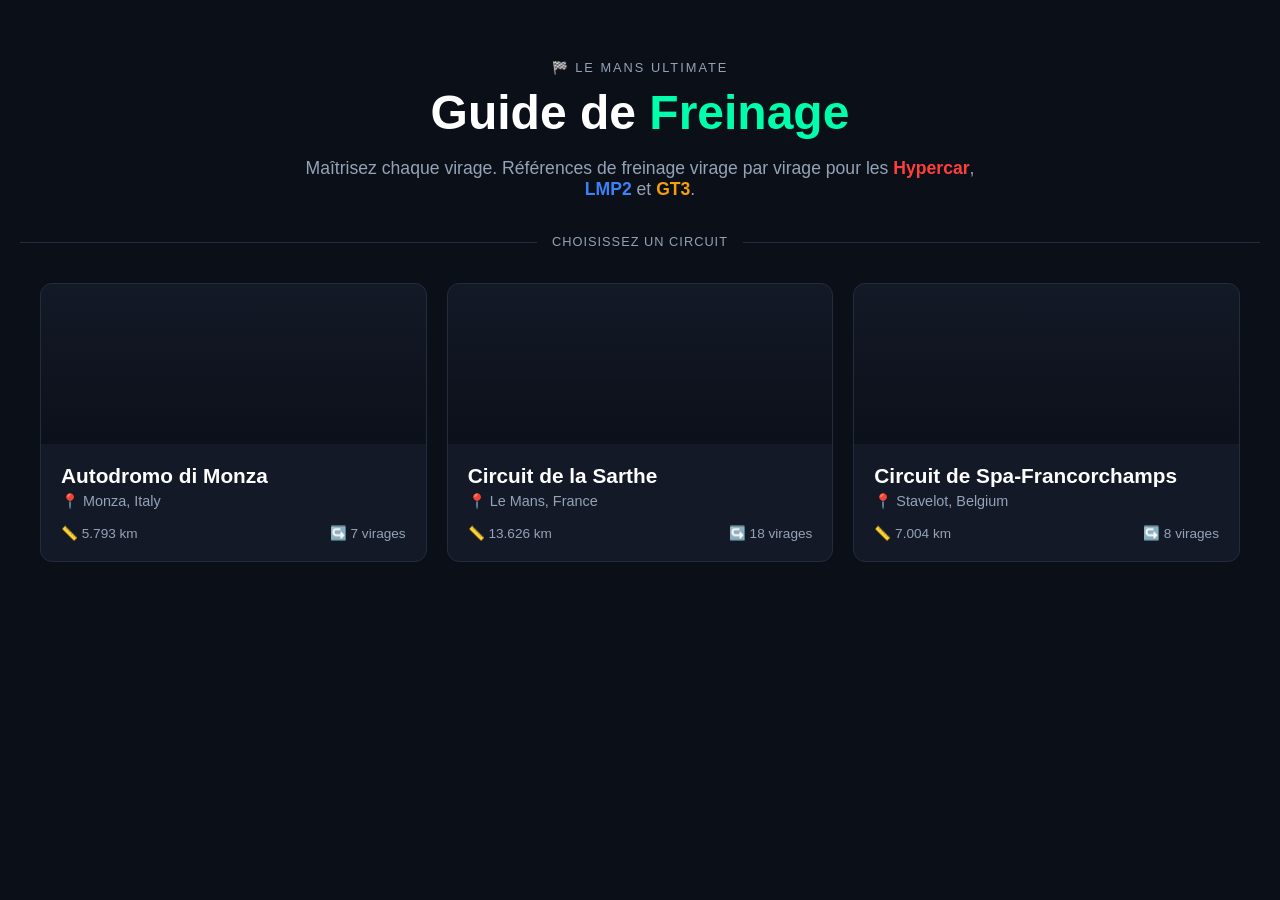
<file: index.html>
<!DOCTYPE html>
<html lang="fr">
<head>
    <meta charset="UTF-8">
    <meta name="viewport" content="width=device-width, initial-scale=1.0">
    <title>ApexPoints - Guide de Freinage</title>
    <link rel="stylesheet" href="style.css">
</head>
<body>
    <header>
        <div class="subtitle-game">🏁 LE MANS ULTIMATE</div>
        <h1>Guide de <span>Freinage</span></h1>
        <p class="hero-desc">Maîtrisez chaque virage. Références de freinage virage par virage pour les <span class="badge-h">Hypercar</span>, <span class="badge-l">LMP2</span> et <span class="badge-g">GT3</span>.</p>
    </header>

    <div class="separator"><span>CHOISISSEZ UN CIRCUIT</span></div>

    <main class="grid-container">
        <a href="monza.html" class="circuit-card">
            <div class="card-img" style="background-image: linear-gradient(to top, rgba(11, 15, 25, 0.9), transparent), url('https://images.unsplash.com/photo-1614162692292-7ac56d7f7f1e?q=80&w=600');"></div>
            <div class="card-content">
                <h3>Autodromo di Monza</h3>
                <p class="location">📍 Monza, Italy</p>
                <div class="card-meta">
                    <span>📏 5.793 km</span>
                    <span>↪️ 7 virages</span>
                </div>
            </div>
        </a>

        <div class="circuit-card">
            <div class="card-img" style="background-image: linear-gradient(to top, rgba(11, 15, 25, 0.9), transparent), url('https://images.unsplash.com/photo-1568605117036-5fe5e7bab0b7?q=80&w=600');"></div>
            <div class="card-content">
                <h3>Circuit de la Sarthe</h3>
                <p class="location">📍 Le Mans, France</p>
                <div class="card-meta">
                    <span>📏 13.626 km</span>
                    <span>↪️ 18 virages</span>
                </div>
            </div>
        </div>

        <div class="circuit-card">
            <div class="card-img" style="background-image: linear-gradient(to top, rgba(11, 15, 25, 0.9), transparent), url('https://images.unsplash.com/photo-1511406387668-f3db98a24d57?q=80&w=600');"></div>
            <div class="card-content">
                <h3>Circuit de Spa-Francorchamps</h3>
                <p class="location">📍 Stavelot, Belgium</p>
                <div class="card-meta">
                    <span>📏 7.004 km</span>
                    <span>↪️ 8 virages</span>
                </div>
            </div>
        </div>
    </main>
</body>
</html>
</file>
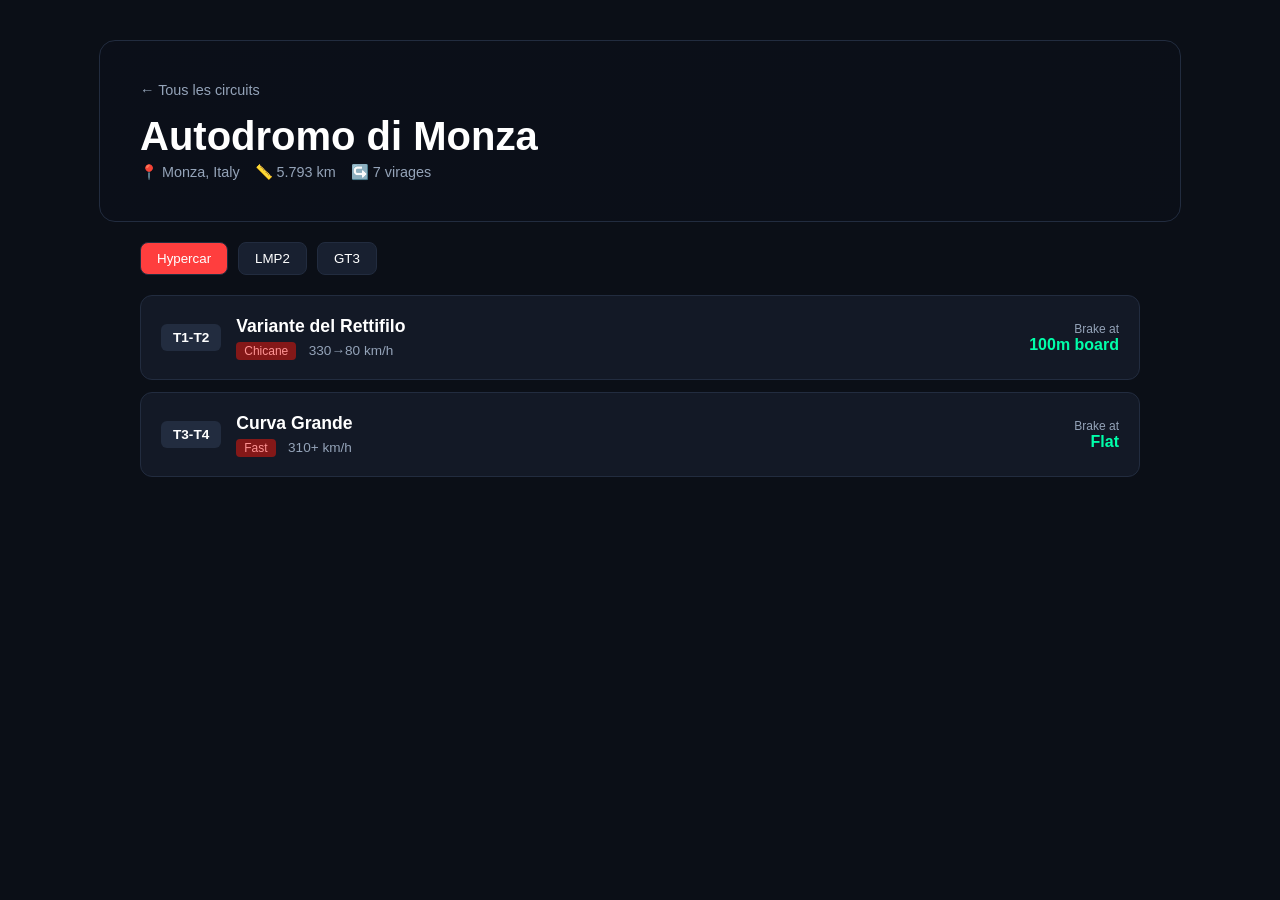
<file: monza.html>
<!DOCTYPE html>
<html lang="fr">
<head>
    <meta charset="UTF-8">
    <meta name="viewport" content="width=device-width, initial-scale=1.0">
    <title>Monza - Track Guide</title>
    <link rel="stylesheet" href="style.css">
    <style>
        /* Styles spécifiques à la page du circuit */
        .track-banner {
            max-width: 1000px;
            margin: 20px auto;
            border: 1px solid var(--border-color);
            border-radius: 16px;
            overflow: hidden;
            background: linear-gradient(to right, rgba(11,15,25,0.95), rgba(11,15,25,0.4)), url('https://images.unsplash.com/photo-1614162692292-7ac56d7f7f1e?q=80&w=1000');
            background-size: cover;
            padding: 40px;
        }
        .back-link { color: var(--text-muted); text-decoration: none; font-size: 0.9rem; }
        .filter-bar {
            max-width: 1000px;
            margin: 20px auto;
            display: flex;
            gap: 10px;
            align-items: center;
        }
        .btn-tab {
            background: #182030;
            border: 1px solid var(--border-color);
            color: var(--text-main);
            padding: 8px 16px;
            border-radius: 8px;
            cursor: pointer;
        }
        .btn-tab.active[data-cat="hypercar"] { background: var(--hypercar); }
        .btn-tab.active[data-cat="lmp2"] { background: var(--lmp2); }
        .btn-tab.active[data-cat="gt3"] { background: var(--gt3); }
        
        /* Liste des virages */
        .turns-container { max-width: 1000px; margin: 0 auto; }
        .turn-row {
            background: var(--card-bg);
            border: 1px solid var(--border-color);
            border-radius: 12px;
            margin-bottom: 12px;
            padding: 20px;
            cursor: pointer;
        }
        .turn-header { display: flex; justify-content: space-between; align-items: center; }
        .turn-left { display: flex; align-items: center; gap: 15px; }
        .turn-badge { background: #222c3f; padding: 6px 12px; border-radius: 6px; font-weight: bold; font-size: 0.85rem; }
        .turn-type { background: #841818; color: #ff9494; font-size: 0.75rem; padding: 2px 8px; border-radius: 4px; }
        .brake-target { color: var(--neon-green); font-weight: bold; }
        
        /* Details masqués par défaut */
        .turn-details { display: none; margin-top: 20px; border-top: 1px solid var(--border-color); padding-top: 20px; }
        .telemetry-grid { display: grid; grid-template-columns: repeat(auto-fit, minmax(150px, 1fr)); gap: 15px; margin-bottom: 15px;}
        .tel-card { background: #182030; padding: 12px; border-radius: 8px; }
        .tel-title { font-size: 0.8rem; color: var(--text-muted); }
        .tel-val { font-size: 1.1rem; font-weight: bold; margin-top: 5px; }
        .coach-tip { background: #112620; border: 1px solid #1f4d3e; color: #a3ebd4; padding: 12px; border-radius: 8px; display: flex; gap: 10px; align-items: center; }
    </style>
</head>
<body>

    <div class="track-banner">
        <a href="index.html" class="back-link">← Tous les circuits</a>
        <h2 style="font-size: 2.5rem; margin: 15px 0 5px 0;">Autodromo di Monza</h2>
        <div style="color: var(--text-muted); display:flex; gap: 15px; font-size: 0.9rem;">
            <span>📍 Monza, Italy</span>
            <span>📏 5.793 km</span>
            <span>↪️ 7 virages</span>
        </div>
    </div>

    <div class="filter-bar">
        <button class="btn-tab active" data-cat="hypercar">Hypercar</button>
        <button class="btn-tab" data-cat="lmp2">LMP2</button>
        <button class="btn-tab" data-cat="gt3">GT3</button>
    </div>

    <div class="turns-container" id="turns-list">
        </div>

    <script>
        // Ta base de données des virages de Monza
        const trackData = {
            hypercar: [
                { id: "T1-T2", name: "Variante del Rettifilo", type: "Chicane", speed: "330→80 km/h", brake: "100m board", gear: "1st", pressure: "Very Heavy", tip: "Brake at the 100m board. Hit the curbs carefully to maximize exit speed." },
                { id: "T3-T4", name: "Curva Grande", type: "Fast", speed: "310+ km/h", brake: "Flat", gear: "6th", pressure: "None", tip: "Keep it smooth, hug the inside line close to the curb." }
            ],
            lmp2: [
                { id: "T1-T2", name: "Variante del Rettifilo", type: "Chicane", speed: "310→75 km/h", brake: "120m board", gear: "1st", pressure: "Heavy", tip: "Slightly earlier braking than Hypercar due to downforce profile." },
                { id: "T3-T4", name: "Curva Grande", type: "Fast", speed: "295+ km/h", brake: "Flat", gear: "5th", pressure: "None", tip: "Full throttle all the way through." }
            ],
            gt3: [
                { id: "T1-T2", name: "Variante del Rettifilo", type: "Chicane", speed: "270→65 km/h", brake: "150m board", gear: "2nd", pressure: "Very heavy", tip: "Brake at the 150m board. Long braking zone — don't lock up on the initial hit." },
                { id: "T3-T4", name: "Curva Grande", type: "Fast", speed: "250+ km/h", brake: "Flat", gear: "4th", pressure: "None", tip: "Easy flat, look far ahead for the next breaking zone." }
            ]
        };

        let currentCategory = 'hypercar';

        function renderTurns() {
            const container = document.getElementById('turns-list');
            container.innerHTML = ''; // Clear

            trackData[currentCategory].forEach(turn => {
                const turnRow = document.createElement('div');
                turnRow.className = 'turn-row';
                turnRow.innerHTML = `
                    <div class="turn-header" onclick="toggleDetails('${turn.id}')">
                        <div class="turn-left">
                            <span class="turn-badge">${turn.id}</span>
                            <div>
                                <strong style="font-size:1.1rem;">${turn.name}</strong>
                                <div style="margin-top:4px;"><span class="turn-type">${turn.type}</span> <span style="color:var(--text-muted); font-size:0.85rem; margin-left:8px;">${turn.speed}</span></div>
                            </div>
                        </div>
                        <div style="text-align: right;">
                            <div style="font-size:0.75rem; color:var(--text-muted);">Brake at</div>
                            <span class="brake-target">${turn.brake}</span>
                        </div>
                    </div>
                    
                    <div class="turn-details" id="details-${turn.id}">
                        <div class="telemetry-grid">
                            <div class="tel-card"><div class="tel-title">⚠️ Braking Point</div><div class="tel-val" style="color:var(--neon-green)">${turn.brake}</div></div>
                            <div class="tel-card"><div class="tel-title">⏱️ Speed</div><div class="tel-val">${turn.speed}</div></div>
                            <div class="tel-card"><div class="tel-title">⚙️ Gear</div><div class="tel-val">${turn.gear}</div></div>
                            <div class="tel-card"><div class="tel-title">🛑 Pressure</div><div class="tel-val" style="color:var(--hypercar)">${turn.pressure}</div></div>
                        </div>
                        <div class="coach-tip">
                            <span>💡</span>
                            <div>${turn.tip}</div>
                        </div>
                    </div>
                `;
                container.appendChild(turnRow);
            });
        }

        // Gérer le clic pour ouvrir/fermer l'accordéon d'un virage
        function toggleDetails(id) {
            const element = document.getElementById(`details-${id}`);
            if(element.style.display === 'block') {
                element.style.display = 'none';
            } else {
                element.style.display = 'block';
            }
        }

        // Événements sur les boutons de catégories
        document.querySelectorAll('.btn-tab').forEach(button => {
            button.addEventListener('click', (e) => {
                document.querySelectorAll('.btn-tab').forEach(b => b.classList.remove('active'));
                e.target.classList.add('active');
                currentCategory = e.target.getAttribute('data-cat');
                renderTurns();
            });
        });

        // Premier chargement
        renderTurns();
    </script>
</body>
</html>
</file>
<file: style.css>
:root {
    --bg-dark: #0b0f17;
    --card-bg: #131926;
    --border-color: #222c3f;
    --text-main: #ffffff;
    --text-muted: #94a3b8;
    --hypercar: #ff3e3e;
    --lmp2: #3b82f6;
    --gt3: #f59e0b;
    --neon-green: #00ffaa;
}

body {
    background-color: var(--bg-dark);
    color: var(--text-main);
    font-family: -apple-system, BlinkMacSystemFont, "Segoe UI", Roboto, sans-serif;
    margin: 0;
    padding: 20px;
}

/* Header */
header {
    text-align: center;
    margin: 40px auto;
    max-width: 700px;
}
.subtitle-game {
    color: var(--text-muted);
    font-size: 0.8rem;
    letter-spacing: 2px;
}
h1 {
    font-size: 3rem;
    margin: 10px 0;
}
h1 span {
    color: var(--neon-green);
}
.hero-desc {
    color: var(--text-muted);
    font-size: 1.1rem;
}
.badge-h { color: var(--hypercar); font-weight: bold; }
.badge-l { color: var(--lmp2); font-weight: bold; }
.badge-g { color: var(--gt3); font-weight: bold; }

/* Separator */
.separator {
    text-align: center;
    border-bottom: 1px solid var(--border-color);
    line-height: 0.1em;
    margin: 40px 0;
}
.separator span {
    background: var(--bg-dark);
    padding: 0 15px;
    color: var(--text-muted);
    font-size: 0.8rem;
    letter-spacing: 1px;
}

/* Grille de circuits */
.grid-container {
    display: grid;
    grid-template-columns: repeat(auto-fit, minmax(300px, 1fr));
    gap: 20px;
    max-width: 1200px;
    margin: 0 auto;
}
.circuit-card {
    background-color: var(--card-bg);
    border: 1px solid var(--border-color);
    border-radius: 12px;
    overflow: hidden;
    text-decoration: none;
    color: inherit;
    transition: transform 0.2s, border-color 0.2s;
}
.circuit-card:hover {
    transform: translateY(-4px);
    border-color: #3b4861;
}
.card-img {
    height: 160px;
    background-size: cover;
    background-position: center;
}
.card-content {
    padding: 20px;
}
.card-content h3 { margin: 0 0 5px 0; font-size: 1.3rem; }
.location { color: var(--text-muted); font-size: 0.9rem; margin: 0 0 15px 0; }
.card-meta {
    display: flex;
    justify-content: space-between;
    font-size: 0.85rem;
    color: var(--text-muted);
}
</file>
